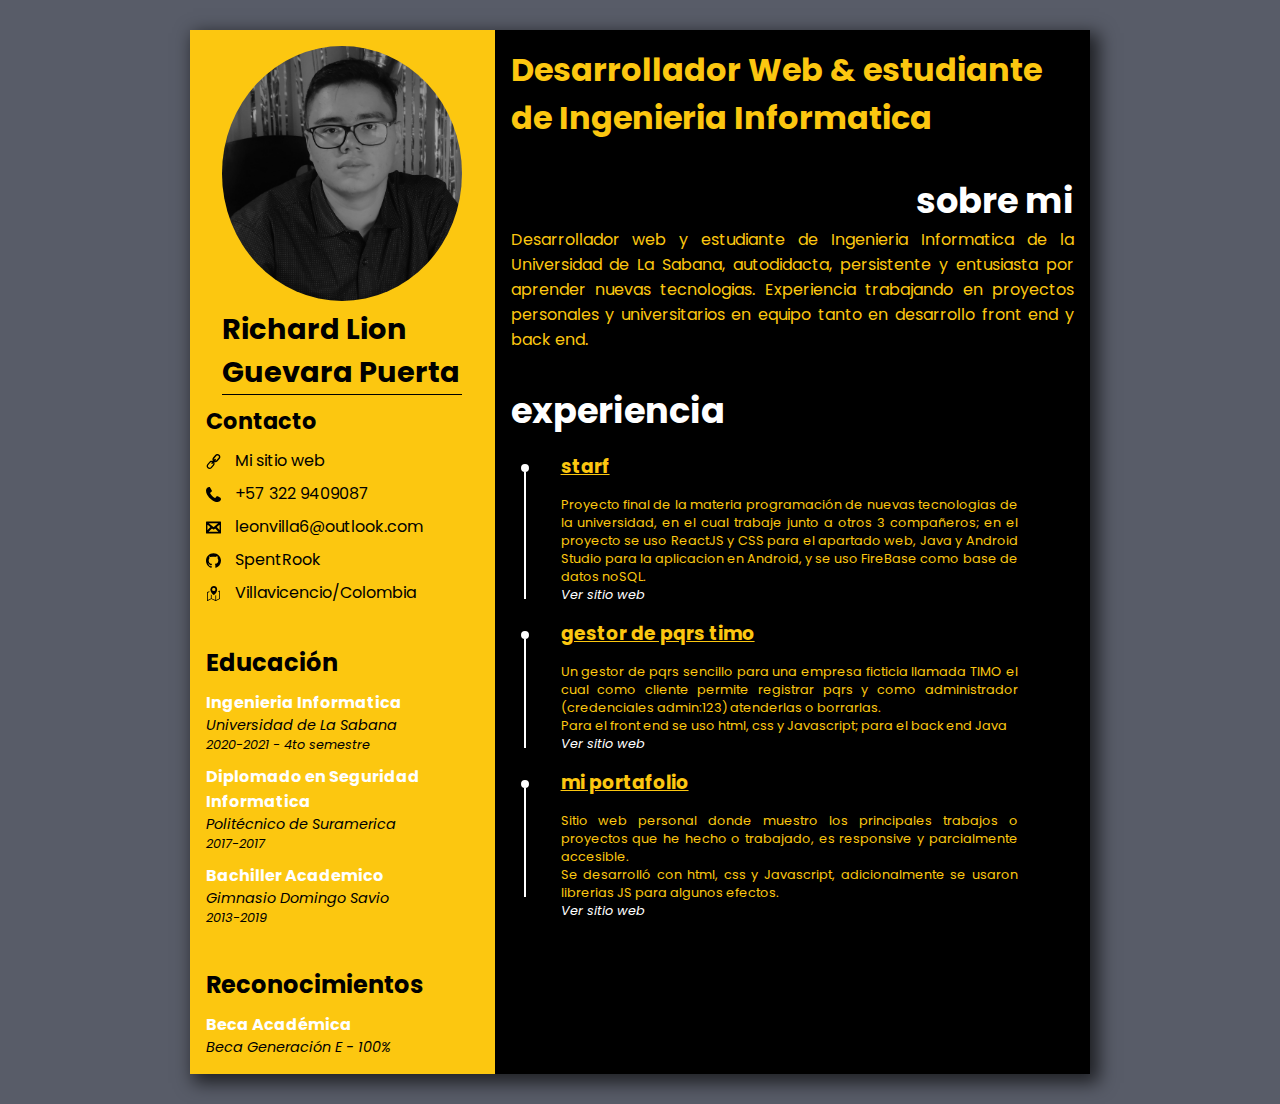
<file: resume.html>
<!DOCTYPE html>
<html lang="es">
  <head>
    <meta charset="UTF-8" />
    <meta http-equiv="X-UA-Compatible" content="IE=edge" />
    <meta name="viewport" content="width=device-width, initial-scale=1.0" />
    <link rel="stylesheet" href="https://spentrook.github.io/css/resume.css" />
    <script
      defer
      src="https://spentrook.github.io/javascript/resume.js"
    ></script>

    <title>Hoja de Vida Richard</title>
  </head>

  <body>
    <div class="button-toggle-container">
      <button class="toggle">
        <?xml version="1.0" encoding="utf-8"?><svg
          version="1.1"
          id="Layer_1"
          xmlns="http://www.w3.org/2000/svg"
          xmlns:xlink="http://www.w3.org/1999/xlink"
          x="0px"
          y="0px"
          viewBox="0 0 122.88 75.32"
          style="enable-background: new 0 0 122.88 75.32"
          xml:space="preserve"
        >
          <style type="text/css">
            .slptt0 {
              fill-rule: evenodd;
              clip-rule: evenodd;
            }
          </style>
          <g>
            <polygon
              class="slptt0"
              points="122.88,37.66 84.89,75.32 84.89,51.08 0,51.08 0,24.24 84.89,24.24 84.89,0 122.88,37.66"
            />
          </g>
        </svg>
      </button>
    </div>
    <main class="resume">
      <div class="left-container">
        <figure class="profile-image">
          <img
            src="assets/profile-image.jpg"
            alt="Richard Lion Guevara Puerta"
          />
          <h1 class="name">Richard Lion Guevara Puerta</h1>
          <div class="line"></div>
        </figure>

        <section class="contact-section">
          <h2 class="contact-section-title">Contacto</h2>
          <ul class="contact-section-container">
            <li class="contact-item" id="contact-item-1">
              <?xml version="1.0" encoding="utf-8"?><svg
                version="1.1"
                id="Layer_1"
                xmlns="http://www.w3.org/2000/svg"
                xmlns:xlink="http://www.w3.org/1999/xlink"
                x="0px"
                y="0px"
                viewBox="0 0 112.55 122.88"
                style="enable-background: new 0 0 112.55 122.88"
                xml:space="preserve"
              >
                <style type="text/css">
                  .sqrts0 {
                    fill-rule: evenodd;
                    clip-rule: evenodd;
                  }
                </style>
                <g>
                  <path
                    class="sqrts0"
                    d="M104.41,6.1c6.26,5.13,6.93,11.83,7.62,13.46l0.34,2.5c0.9,5.39-1.65,12.75-5.58,17.38L89.2,59.84 c-6.76,7.84-18.04,10.44-27.48,6.37l-0.03,0.04c3.45,5.63,3.15,9.64,3.46,10.57c0.9,5.41-1.65,12.74-5.58,17.38L41.97,114.6 c-8.53,9.89-23.58,11.1-33.53,2.61c-5.04-5.04-7.84-9.31-8.37-16.49c-0.47-6.24,1.53-12.37,5.59-17.18l17.92-20.79 c5.01-5.14,7.5-5.86,13.33-7.47l2.5-0.34l10.66,1.56c0.22,0.08,0.44,0.18,0.65,0.27l0.03-0.04c-5.35-8.71-4.57-20.11,2.14-27.97 L70.48,8.37c4.11-4.77,9.99-7.71,16.15-8.19c5.37-0.89,12.77,1.64,17.38,5.58L104.41,6.1L104.41,6.1z M74.23,51.71l-3.66,4.24 l0.64,0.01l0.02,0l0.6-0.02l0.01,0l0.14-0.01l0.02,0c2.11-0.16,4.19-0.88,5.96-2.14c0.34-0.24,0.68-0.51,1.02-0.82l0,0l0,0 c0.3-0.27,0.62-0.59,0.93-0.95l0,0l0.12-0.13l17.45-20.24c1.47-1.7,2.36-3.75,2.68-5.86c0.07-0.44,0.11-0.87,0.13-1.26 c0.02-0.41,0.01-0.85-0.01-1.28l0-0.05l-0.01-0.11c-0.16-2.11-0.88-4.19-2.14-5.96c-0.24-0.34-0.51-0.67-0.78-0.97l-0.03-0.04 c-0.29-0.32-0.61-0.64-0.94-0.94l0,0l-0.06-0.05l-0.05-0.05L96.16,15c-1.69-1.43-3.7-2.3-5.78-2.61l-0.03,0 c-0.43-0.06-0.85-0.11-1.24-0.12c-0.41-0.02-0.84-0.01-1.27,0.01l-0.07,0l-0.1,0.01c-2.11,0.16-4.19,0.88-5.96,2.14 c-0.34,0.24-0.68,0.51-0.98,0.78l-0.03,0.03c-0.33,0.29-0.64,0.61-0.94,0.95l0,0l-0.12,0.13L62.2,36.55 c-1.47,1.7-2.36,3.75-2.68,5.86h0c-0.06,0.43-0.11,0.86-0.12,1.26c-0.02,0.41-0.01,0.85,0.01,1.28l0.01,0.15l0,0.01v0.02 c0.03,0.46,0.09,0.91,0.18,1.37l3.58-4.15l0.1-0.12l0.13-0.14l0,0l0.02-0.02c1.29-1.39,3.02-2.18,4.79-2.3 c1.78-0.13,3.62,0.39,5.1,1.6l0,0l0.02,0.01l0.09,0.08l0.02,0.02l0.02,0.02l0.01,0.01l0.02,0.01l0.07,0.06l0,0l0,0 c2.06,1.83,2.82,4.6,2.21,7.13c-0.12,0.5-0.3,1-0.54,1.48c-0.22,0.46-0.51,0.9-0.83,1.31l-0.02,0.02l-0.03,0.04l0,0l-0.01,0.02 l-0.1,0.12l0,0L74.23,51.71L74.23,51.71z M40.06,80.23L40.06,80.23c2.33,2.01,5.88,1.75,7.89-0.58l5.58-6.47 c0.65,1.45,1.04,3,1.16,4.57c0.25,3.44-0.79,6.97-3.19,9.75l-17.46,20.24c-2.4,2.79-5.73,4.34-9.16,4.59 c-3.38,0.25-6.84-0.75-9.59-3.05l-0.16-0.14c-2.78-2.4-4.34-5.73-4.59-9.16c-0.25-3.4,0.76-6.89,3.1-9.65l0.09-0.1l17.25-20l0,0 l0,0l0.21-0.24c2.4-2.78,5.73-4.34,9.16-4.59c1.58-0.12,3.18,0.04,4.71,0.47l-5.58,6.47C37.47,74.67,37.73,78.22,40.06,80.23 L40.06,80.23z"
                  />
                </g>
              </svg>
              <span
                ><a
                  href="https://spentrook.github.io/portfolio-richard/"
                  target="_blank"
                  >Mi sitio web</a
                ></span
              >
            </li>
            <li class="contact-item" id="contact-item-2">
              <?xml version="1.0" encoding="utf-8"?><svg
                version="1.1"
                id="Layer_1"
                xmlns="http://www.w3.org/2000/svg"
                xmlns:xlink="http://www.w3.org/1999/xlink"
                x="0px"
                y="0px"
                viewBox="0 0 122.88 122.27"
                style="enable-background: new 0 0 122.88 122.27"
                xml:space="preserve"
              >
                <g>
                  <path
                    d="M33.84,50.25c4.13,7.45,8.89,14.6,15.07,21.12c6.2,6.56,13.91,12.53,23.89,17.63c0.74,0.36,1.44,0.36,2.07,0.11 c0.95-0.36,1.92-1.15,2.87-2.1c0.74-0.74,1.66-1.92,2.62-3.21c3.84-5.05,8.59-11.32,15.3-8.18c0.15,0.07,0.26,0.15,0.41,0.21 l22.38,12.87c0.07,0.04,0.15,0.11,0.21,0.15c2.95,2.03,4.17,5.16,4.2,8.71c0,3.61-1.33,7.67-3.28,11.1 c-2.58,4.53-6.38,7.53-10.76,9.51c-4.17,1.92-8.81,2.95-13.27,3.61c-7,1.03-13.56,0.37-20.27-1.69 c-6.56-2.03-13.17-5.38-20.39-9.84l-0.53-0.34c-3.31-2.07-6.89-4.28-10.4-6.89C31.12,93.32,18.03,79.31,9.5,63.89 C2.35,50.95-1.55,36.98,0.58,23.67c1.18-7.3,4.31-13.94,9.77-18.32c4.76-3.84,11.17-5.94,19.47-5.2c0.95,0.07,1.8,0.62,2.25,1.44 l14.35,24.26c2.1,2.72,2.36,5.42,1.21,8.12c-0.95,2.21-2.87,4.25-5.49,6.15c-0.77,0.66-1.69,1.33-2.66,2.03 c-3.21,2.33-6.86,5.02-5.61,8.18L33.84,50.25L33.84,50.25L33.84,50.25z"
                  />
                </g>
              </svg>
              <span>+57 322 9409087</span>
            </li>
            <li class="contact-item" id="contact-item-3">
              <svg
                id="Layer_12"
                data-name="Layer 12"
                xmlns="http://www.w3.org/2000/svg"
                viewBox="0 0 122.88 88.86"
              >
                <title>email</title>
                <path
                  d="M7.05,0H115.83a7.07,7.07,0,0,1,7,7.05V81.81a7,7,0,0,1-1.22,4,2.78,2.78,0,0,1-.66,1,2.62,2.62,0,0,1-.66.46,7,7,0,0,1-4.51,1.65H7.05a7.07,7.07,0,0,1-7-7V7.05A7.07,7.07,0,0,1,7.05,0Zm-.3,78.84L43.53,40.62,6.75,9.54v69.3ZM49.07,45.39,9.77,83.45h103L75.22,45.39l-11,9.21h0a2.7,2.7,0,0,1-3.45,0L49.07,45.39Zm31.6-4.84,35.46,38.6V9.2L80.67,40.55ZM10.21,5.41,62.39,47.7,112.27,5.41Z"
                  stroke="black"
                  stroke-width="10"
                />
              </svg>
              <span
                ><a href="mailto:leonvilla6@outlook.com"
                  >leonvilla6@outlook.com</a
                ></span
              >
            </li>
            <li class="contact-item" id="contact-item-4">
              <svg
                xmlns="http://www.w3.org/2000/svg"
                width="64"
                height="64"
                shape-rendering="geometricPrecision"
                text-rendering="geometricPrecision"
                image-rendering="optimizeQuality"
                fill-rule="evenodd"
                clip-rule="evenodd"
                viewBox="0 0 640 640"
              >
                <path
                  d="M319.988 7.973C143.293 7.973 0 151.242 0 327.96c0 141.392 91.678 261.298 218.826 303.63 16.004 2.964 21.886-6.957 21.886-15.414 0-7.63-.319-32.835-.449-59.552-89.032 19.359-107.8-37.772-107.8-37.772-14.552-36.993-35.529-46.831-35.529-46.831-29.032-19.879 2.209-19.442 2.209-19.442 32.126 2.245 49.04 32.954 49.04 32.954 28.56 48.922 74.883 34.76 93.131 26.598 2.882-20.681 11.15-34.807 20.315-42.803-71.08-8.067-145.797-35.516-145.797-158.14 0-34.926 12.52-63.485 32.965-85.88-3.33-8.078-14.291-40.606 3.083-84.674 0 0 26.87-8.61 88.029 32.8 25.512-7.075 52.878-10.642 80.056-10.76 27.2.118 54.614 3.673 80.162 10.76 61.076-41.386 87.922-32.8 87.922-32.8 17.398 44.08 6.485 76.631 3.154 84.675 20.516 22.394 32.93 50.953 32.93 85.879 0 122.907-74.883 149.93-146.117 157.856 11.481 9.921 21.733 29.398 21.733 59.233 0 42.792-.366 77.28-.366 87.804 0 8.516 5.764 18.473 21.992 15.354 127.076-42.354 218.637-162.274 218.637-303.582 0-176.695-143.269-319.988-320-319.988l-.023.107z"
                />
              </svg>
              <span
                ><a href="https://github.com/SpentRook" target="__blank"
                  >SpentRook</a
                ></span
              >
            </li>
            <li class="contact-item" id="contact-item-4">
              <svg
                id="Layer_15"
                data-name="Layer 15"
                xmlns="http://www.w3.org/2000/svg"
                viewBox="0 0 105.93 122.88"
              >
                <defs>
                  <style>
                    .clfgs-1 {
                      fill-rule: evenodd;
                    }
                  </style>
                </defs>
                <title>map</title>
                <path
                  class="clfgs-1"
                  d="M56.92,73.14a1.62,1.62,0,0,1-1.86.06A65.25,65.25,0,0,1,38.92,58.8,51.29,51.29,0,0,1,28.06,35.37C26.77,27.38,28,19.7,32,13.45a27,27,0,0,1,6-6.66A29.23,29.23,0,0,1,56.36,0,26,26,0,0,1,73.82,7.12a26,26,0,0,1,4.66,5.68c4.27,7,5.19,16,3.31,25.12A55.29,55.29,0,0,1,56.92,73.14Zm-19,.74V101.7l30.15,13V78.87a65.17,65.17,0,0,0,6.45-5.63v41.18l25-12.59v-56l-9.61,3.7a61.61,61.61,0,0,0,2.38-7.81l9.3-3.59A3.22,3.22,0,0,1,105.7,40a3.18,3.18,0,0,1,.22,1.16v62.7a3.23,3.23,0,0,1-2,3L72.72,122.53a3.23,3.23,0,0,1-2.92,0l-35-15.17L4.68,122.53a3.22,3.22,0,0,1-4.33-1.42A3.28,3.28,0,0,1,0,119.66V53.24a3.23,3.23,0,0,1,2.32-3.1L18.7,43.82a58.63,58.63,0,0,0,2.16,6.07L6.46,55.44v59l25-12.59V67.09a76.28,76.28,0,0,0,6.46,6.79ZM55.15,14.21A13.72,13.72,0,1,1,41.43,27.93,13.72,13.72,0,0,1,55.15,14.21Z"
                />
              </svg>
              <span>Villavicencio/Colombia</span>
            </li>
          </ul>
        </section>
        <section class="education-section">
          <h2 class="education-section-title">Educación</h2>
          <ol class="education-container">
            <li class="education-item">
              <p>Ingenieria Informatica</p>
              <p>Universidad de La Sabana</p>
              <p>2020-2021 - 4to semestre</p>
            </li>
            <li class="education-item">
              <p>Diplomado en Seguridad Informatica</p>
              <p>Politécnico de Suramerica</p>
              <p>2017-2017</p>
            </li>
            <li class="education-item">
              <p>Bachiller Academico</p>
              <p>Gimnasio Domingo Savio</p>
              <p>2013-2019</p>
            </li>
          </ol>
        </section>
        <section class="recognitions-section">
          <h2 class="recognitions-section-title">Reconocimientos</h2>
          <ul class="recognitions-section-container">
            <li class="recognitions-item">
              <p>Beca Académica</p>
              <p>Beca Generación E - 100%</p>
            </li>
          </ul>
        </section>
      </div>
      <div class="main-container">
        <h1>Desarrollador Web & estudiante de Ingenieria Informatica</h1>
        <section class="about-me">
          <h2>sobre mi</h2>
          <p>
            Desarrollador web y estudiante de Ingenieria Informatica de la
            Universidad de La Sabana, autodidacta, persistente y entusiasta por
            aprender nuevas tecnologias. Experiencia trabajando en proyectos
            personales y universitarios en equipo tanto en desarrollo front end
            y back end.
          </p>
        </section>
        <section class="experience">
          <h2>experiencia</h2>
          <ul class="projects">
            <li class="project-item">
              <h3>starf</h3>
              <p>
                Proyecto final de la materia programación de nuevas tecnologias
                de la universidad, en el cual trabaje junto a otros 3
                compañeros; en el proyecto se uso ReactJS y CSS para el apartado
                web, Java y Android Studio para la aplicacion en Android, y se
                uso FireBase como base de datos noSQL.
              </p>
              <p>
                <a
                  href="https://starf-a61a3.web.app/"
                  target="_blank"
                  title="Starf"
                  >Ver sitio web</a
                >
              </p>
            </li>
            <li class="project-item">
              <h3>gestor de pqrs timo</h3>
              <p>
                Un gestor de pqrs sencillo para una empresa ficticia llamada
                TIMO el cual como cliente permite registrar pqrs y como
                administrador (credenciales admin:123) atenderlas o
                borrarlas.<br />
                Para el front end se uso html, css y Javascript; para el back
                end Java
              </p>
              <p>
                <a
                  href="https://gestor-pqrs.herokuapp.com/"
                  target="_blank"
                  title="Timo"
                  >Ver sitio web</a
                >
              </p>
            </li>
            <li class="project-item">
              <h3>mi portafolio</h3>
              <p>
                Sitio web personal donde muestro los principales trabajos o
                proyectos que he hecho o trabajado, es responsive y parcialmente
                accesible.<br />
                Se desarrolló con html, css y Javascript, adicionalmente se
                usaron librerias JS para algunos efectos.
              </p>
              <p>
                <a
                  href="https://spentrook.github.io"
                  target="_blank"
                  title="Portafolio"
                  >Ver sitio web</a
                >
              </p>
            </li>
          </ul>
        </section>
      </div>
    </main>
  </body>
</html>
</file>
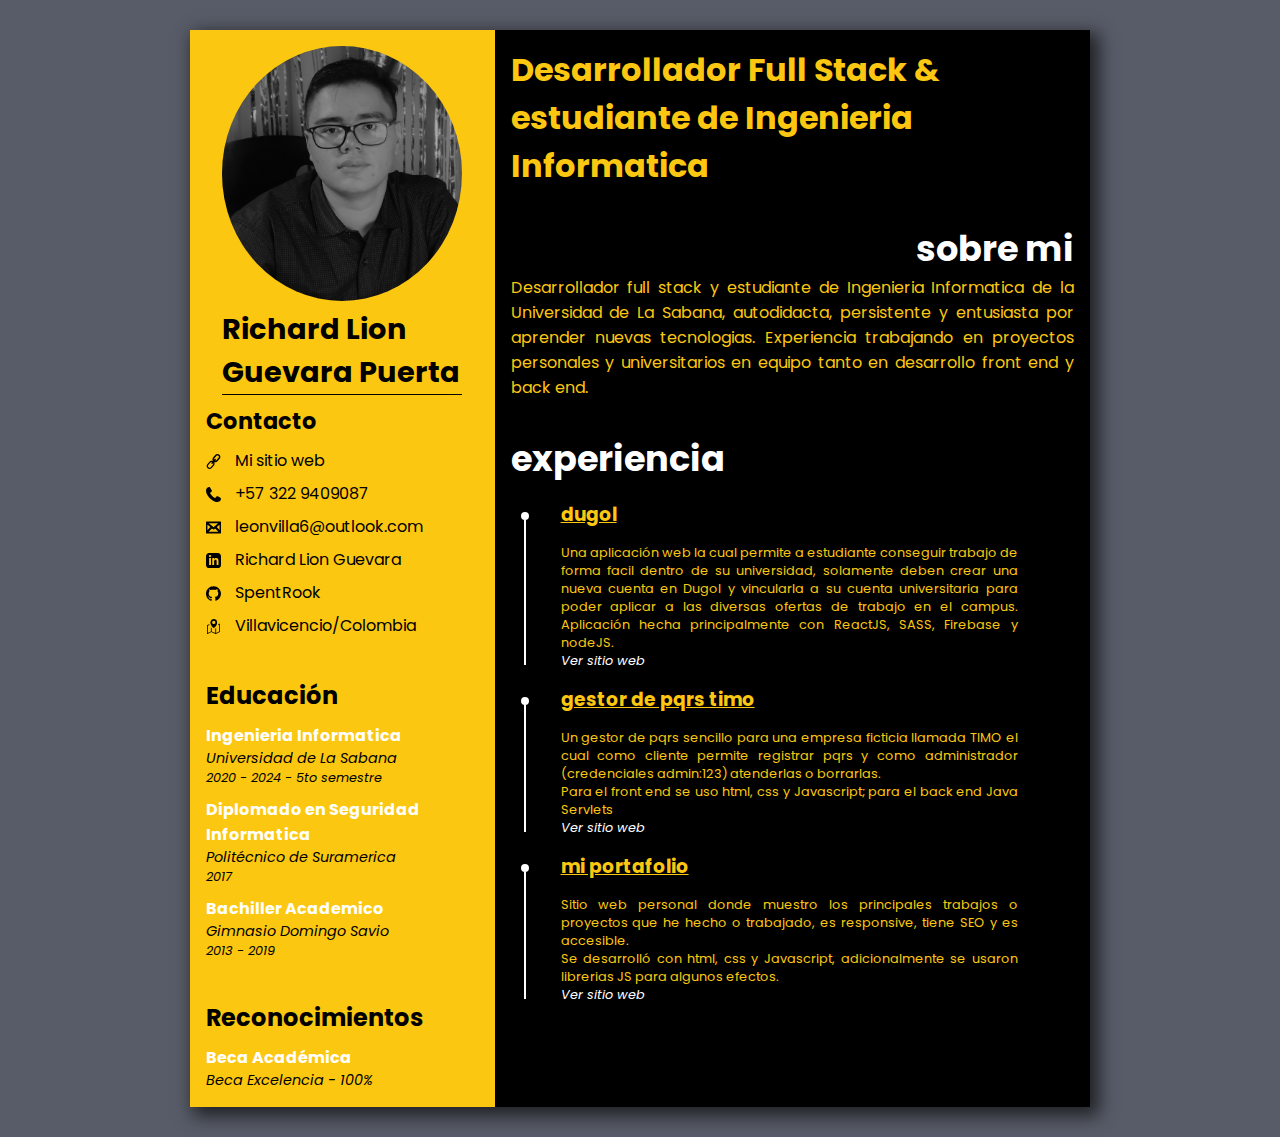
<file: es/hoja-de-vida.html>
<!DOCTYPE html>
<html lang="es">
  <head>
    <meta charset="UTF-8" />
    <meta http-equiv="X-UA-Compatible" content="IE=edge" />
    <meta name="viewport" content="width=device-width, initial-scale=1.0" />
    <link
      rel="stylesheet"
      href="https://spentrook.github.io/css/minify/resume.min.css"
    />
    <meta
      name="description"
      content="Hoja de vida de Richard Lion Guevara Puerta, contacto, experiencia, proyectos, estudios y certificaciones de Richard Lion o SpentRook, correo electronico, celular, github y sitio web"
    />
    <meta
      name="keywords"
      content="hoja de vida Richard Lion Guevara Puerta, hoja de vida, CV, Curriculum Vitae, hoja de vida SpentRook, contacto, Resumen Richard Lion"
    />
    <meta name="author" content="Richard Lion Guevara Puerta" />
    <link
      rel="alternate"
      href="https://spentrook.github.io/es/hoja-de-vida"
      hreflang="es"
    />
    <link
      rel="alternate"
      href="https://spentrook.github.io/resume"
      hreflang="en"
    />

    <title>Hoja de Vida Richard</title>
    <script
      defer
      src="https://spentrook.github.io/javascript/minify/hoja-vida.min.js"
    ></script>
  </head>

  <body>
    <div class="button-toggle-container">
      <button
        class="toggle"
        aria-label="Abrir informacion de contacto y estudios"
      >
        <svg
          version="1.1"
          xmlns="http://www.w3.org/2000/svg"
          xmlns:xlink="http://www.w3.org/1999/xlink"
          x="0px"
          y="0px"
          viewBox="0 0 122.88 75.32"
          style="enable-background: new 0 0 122.88 75.32"
          xml:space="preserve"
        >
          <style type="text/css">
            .slptt0 {
              fill-rule: evenodd;
              clip-rule: evenodd;
            }
          </style>
          <g>
            <polygon
              class="slptt0"
              points="122.88,37.66 84.89,75.32 84.89,51.08 0,51.08 0,24.24 84.89,24.24 84.89,0 122.88,37.66"
            />
          </g>
        </svg>
      </button>
    </div>
    <main class="resume">
      <aside class="left-container">
        <figure class="profile-image">
          <img
            src="https://spentrook.github.io/assets/profile-image.jpg"
            alt="Richard Lion Guevara Puerta"
          />
          <h1 class="name">Richard Lion Guevara Puerta</h1>
          <div class="line"></div>
        </figure>

        <section class="contact-section">
          <h2 class="contact-section-title">Contacto</h2>
          <ul class="contact-section-container">
            <li class="contact-item" id="contact-item-1">
              <svg
                version="1.1"
                xmlns="http://www.w3.org/2000/svg"
                xmlns:xlink="http://www.w3.org/1999/xlink"
                x="0px"
                y="0px"
                viewBox="0 0 112.55 122.88"
                style="enable-background: new 0 0 112.55 122.88"
                xml:space="preserve"
              >
                <style type="text/css">
                  .sqrts0 {
                    fill-rule: evenodd;
                    clip-rule: evenodd;
                  }
                </style>
                <g>
                  <path
                    class="sqrts0"
                    d="M104.41,6.1c6.26,5.13,6.93,11.83,7.62,13.46l0.34,2.5c0.9,5.39-1.65,12.75-5.58,17.38L89.2,59.84 c-6.76,7.84-18.04,10.44-27.48,6.37l-0.03,0.04c3.45,5.63,3.15,9.64,3.46,10.57c0.9,5.41-1.65,12.74-5.58,17.38L41.97,114.6 c-8.53,9.89-23.58,11.1-33.53,2.61c-5.04-5.04-7.84-9.31-8.37-16.49c-0.47-6.24,1.53-12.37,5.59-17.18l17.92-20.79 c5.01-5.14,7.5-5.86,13.33-7.47l2.5-0.34l10.66,1.56c0.22,0.08,0.44,0.18,0.65,0.27l0.03-0.04c-5.35-8.71-4.57-20.11,2.14-27.97 L70.48,8.37c4.11-4.77,9.99-7.71,16.15-8.19c5.37-0.89,12.77,1.64,17.38,5.58L104.41,6.1L104.41,6.1z M74.23,51.71l-3.66,4.24 l0.64,0.01l0.02,0l0.6-0.02l0.01,0l0.14-0.01l0.02,0c2.11-0.16,4.19-0.88,5.96-2.14c0.34-0.24,0.68-0.51,1.02-0.82l0,0l0,0 c0.3-0.27,0.62-0.59,0.93-0.95l0,0l0.12-0.13l17.45-20.24c1.47-1.7,2.36-3.75,2.68-5.86c0.07-0.44,0.11-0.87,0.13-1.26 c0.02-0.41,0.01-0.85-0.01-1.28l0-0.05l-0.01-0.11c-0.16-2.11-0.88-4.19-2.14-5.96c-0.24-0.34-0.51-0.67-0.78-0.97l-0.03-0.04 c-0.29-0.32-0.61-0.64-0.94-0.94l0,0l-0.06-0.05l-0.05-0.05L96.16,15c-1.69-1.43-3.7-2.3-5.78-2.61l-0.03,0 c-0.43-0.06-0.85-0.11-1.24-0.12c-0.41-0.02-0.84-0.01-1.27,0.01l-0.07,0l-0.1,0.01c-2.11,0.16-4.19,0.88-5.96,2.14 c-0.34,0.24-0.68,0.51-0.98,0.78l-0.03,0.03c-0.33,0.29-0.64,0.61-0.94,0.95l0,0l-0.12,0.13L62.2,36.55 c-1.47,1.7-2.36,3.75-2.68,5.86h0c-0.06,0.43-0.11,0.86-0.12,1.26c-0.02,0.41-0.01,0.85,0.01,1.28l0.01,0.15l0,0.01v0.02 c0.03,0.46,0.09,0.91,0.18,1.37l3.58-4.15l0.1-0.12l0.13-0.14l0,0l0.02-0.02c1.29-1.39,3.02-2.18,4.79-2.3 c1.78-0.13,3.62,0.39,5.1,1.6l0,0l0.02,0.01l0.09,0.08l0.02,0.02l0.02,0.02l0.01,0.01l0.02,0.01l0.07,0.06l0,0l0,0 c2.06,1.83,2.82,4.6,2.21,7.13c-0.12,0.5-0.3,1-0.54,1.48c-0.22,0.46-0.51,0.9-0.83,1.31l-0.02,0.02l-0.03,0.04l0,0l-0.01,0.02 l-0.1,0.12l0,0L74.23,51.71L74.23,51.71z M40.06,80.23L40.06,80.23c2.33,2.01,5.88,1.75,7.89-0.58l5.58-6.47 c0.65,1.45,1.04,3,1.16,4.57c0.25,3.44-0.79,6.97-3.19,9.75l-17.46,20.24c-2.4,2.79-5.73,4.34-9.16,4.59 c-3.38,0.25-6.84-0.75-9.59-3.05l-0.16-0.14c-2.78-2.4-4.34-5.73-4.59-9.16c-0.25-3.4,0.76-6.89,3.1-9.65l0.09-0.1l17.25-20l0,0 l0,0l0.21-0.24c2.4-2.78,5.73-4.34,9.16-4.59c1.58-0.12,3.18,0.04,4.71,0.47l-5.58,6.47C37.47,74.67,37.73,78.22,40.06,80.23 L40.06,80.23z"
                  />
                </g>
              </svg>
              <span
                ><a
                  href="https://spentrook.github.io/es/portafolio"
                  target="_blank"
                  >Mi sitio web</a
                ></span
              >
            </li>
            <li class="contact-item" id="contact-item-2">
              <svg
                version="1.1"
                xmlns="http://www.w3.org/2000/svg"
                xmlns:xlink="http://www.w3.org/1999/xlink"
                x="0px"
                y="0px"
                viewBox="0 0 122.88 122.27"
                style="enable-background: new 0 0 122.88 122.27"
                xml:space="preserve"
              >
                <g>
                  <path
                    d="M33.84,50.25c4.13,7.45,8.89,14.6,15.07,21.12c6.2,6.56,13.91,12.53,23.89,17.63c0.74,0.36,1.44,0.36,2.07,0.11 c0.95-0.36,1.92-1.15,2.87-2.1c0.74-0.74,1.66-1.92,2.62-3.21c3.84-5.05,8.59-11.32,15.3-8.18c0.15,0.07,0.26,0.15,0.41,0.21 l22.38,12.87c0.07,0.04,0.15,0.11,0.21,0.15c2.95,2.03,4.17,5.16,4.2,8.71c0,3.61-1.33,7.67-3.28,11.1 c-2.58,4.53-6.38,7.53-10.76,9.51c-4.17,1.92-8.81,2.95-13.27,3.61c-7,1.03-13.56,0.37-20.27-1.69 c-6.56-2.03-13.17-5.38-20.39-9.84l-0.53-0.34c-3.31-2.07-6.89-4.28-10.4-6.89C31.12,93.32,18.03,79.31,9.5,63.89 C2.35,50.95-1.55,36.98,0.58,23.67c1.18-7.3,4.31-13.94,9.77-18.32c4.76-3.84,11.17-5.94,19.47-5.2c0.95,0.07,1.8,0.62,2.25,1.44 l14.35,24.26c2.1,2.72,2.36,5.42,1.21,8.12c-0.95,2.21-2.87,4.25-5.49,6.15c-0.77,0.66-1.69,1.33-2.66,2.03 c-3.21,2.33-6.86,5.02-5.61,8.18L33.84,50.25L33.84,50.25L33.84,50.25z"
                  />
                </g>
              </svg>
              <span>
                <a href="tel:+573229409087" aria-label="numero de celular">
                  +57 322 9409087
                </a>
              </span>
            </li>
            <li class="contact-item" id="contact-item-3">
              <svg
                data-name="Layer 12"
                xmlns="http://www.w3.org/2000/svg"
                viewBox="0 0 122.88 88.86"
              >
                <title>email</title>
                <path
                  d="M7.05,0H115.83a7.07,7.07,0,0,1,7,7.05V81.81a7,7,0,0,1-1.22,4,2.78,2.78,0,0,1-.66,1,2.62,2.62,0,0,1-.66.46,7,7,0,0,1-4.51,1.65H7.05a7.07,7.07,0,0,1-7-7V7.05A7.07,7.07,0,0,1,7.05,0Zm-.3,78.84L43.53,40.62,6.75,9.54v69.3ZM49.07,45.39,9.77,83.45h103L75.22,45.39l-11,9.21h0a2.7,2.7,0,0,1-3.45,0L49.07,45.39Zm31.6-4.84,35.46,38.6V9.2L80.67,40.55ZM10.21,5.41,62.39,47.7,112.27,5.41Z"
                  stroke="black"
                  stroke-width="10"
                />
              </svg>
              <span
                ><a
                  href="mailto:leonvilla6@outlook.com"
                  aria-label="correo electronico"
                  >leonvilla6@outlook.com</a
                ></span
              >
            </li>
            <li class="contact-item" id="contact-item-4">
              <svg xmlns="http://www.w3.org/2000/svg" viewBox="0 0 24 24">
                <path
                  d="M19 0h-14c-2.761 0-5 2.239-5 5v14c0 2.761 2.239 5 5 5h14c2.762 0 5-2.239 5-5v-14c0-2.761-2.238-5-5-5zm-11 19h-3v-11h3v11zm-1.5-12.268c-.966 0-1.75-.79-1.75-1.764s.784-1.764 1.75-1.764 1.75.79 1.75 1.764-.783 1.764-1.75 1.764zm13.5 12.268h-3v-5.604c0-3.368-4-3.113-4 0v5.604h-3v-11h3v1.765c1.396-2.586 7-2.777 7 2.476v6.759z"
                />
              </svg>
              <span>
                <a
                  href="https://www.linkedin.com/in/richard-lion-g-b97b15191/"
                  aria-label="perfil de LinkedIn"
                  target="__blank"
                >
                  Richard Lion Guevara
                </a>
              </span>
            </li>
            <li class="contact-item" id="contact-item-5">
              <svg
                xmlns="http://www.w3.org/2000/svg"
                width="64"
                height="64"
                shape-rendering="geometricPrecision"
                text-rendering="geometricPrecision"
                image-rendering="optimizeQuality"
                fill-rule="evenodd"
                clip-rule="evenodd"
                viewBox="0 0 640 640"
              >
                <path
                  d="M319.988 7.973C143.293 7.973 0 151.242 0 327.96c0 141.392 91.678 261.298 218.826 303.63 16.004 2.964 21.886-6.957 21.886-15.414 0-7.63-.319-32.835-.449-59.552-89.032 19.359-107.8-37.772-107.8-37.772-14.552-36.993-35.529-46.831-35.529-46.831-29.032-19.879 2.209-19.442 2.209-19.442 32.126 2.245 49.04 32.954 49.04 32.954 28.56 48.922 74.883 34.76 93.131 26.598 2.882-20.681 11.15-34.807 20.315-42.803-71.08-8.067-145.797-35.516-145.797-158.14 0-34.926 12.52-63.485 32.965-85.88-3.33-8.078-14.291-40.606 3.083-84.674 0 0 26.87-8.61 88.029 32.8 25.512-7.075 52.878-10.642 80.056-10.76 27.2.118 54.614 3.673 80.162 10.76 61.076-41.386 87.922-32.8 87.922-32.8 17.398 44.08 6.485 76.631 3.154 84.675 20.516 22.394 32.93 50.953 32.93 85.879 0 122.907-74.883 149.93-146.117 157.856 11.481 9.921 21.733 29.398 21.733 59.233 0 42.792-.366 77.28-.366 87.804 0 8.516 5.764 18.473 21.992 15.354 127.076-42.354 218.637-162.274 218.637-303.582 0-176.695-143.269-319.988-320-319.988l-.023.107z"
                />
              </svg>
              <span
                ><a
                  href="https://github.com/SpentRook"
                  target="__blank"
                  aria-label="perfil de github"
                  >SpentRook</a
                ></span
              >
            </li>
            <li class="contact-item" id="contact-item-6">
              <svg
                id="Layer_15"
                data-name="Layer 15"
                xmlns="http://www.w3.org/2000/svg"
                viewBox="0 0 105.93 122.88"
              >
                <defs>
                  <style>
                    .clfgs-1 {
                      fill-rule: evenodd;
                    }
                  </style>
                </defs>
                <title>map</title>
                <path
                  class="clfgs-1"
                  d="M56.92,73.14a1.62,1.62,0,0,1-1.86.06A65.25,65.25,0,0,1,38.92,58.8,51.29,51.29,0,0,1,28.06,35.37C26.77,27.38,28,19.7,32,13.45a27,27,0,0,1,6-6.66A29.23,29.23,0,0,1,56.36,0,26,26,0,0,1,73.82,7.12a26,26,0,0,1,4.66,5.68c4.27,7,5.19,16,3.31,25.12A55.29,55.29,0,0,1,56.92,73.14Zm-19,.74V101.7l30.15,13V78.87a65.17,65.17,0,0,0,6.45-5.63v41.18l25-12.59v-56l-9.61,3.7a61.61,61.61,0,0,0,2.38-7.81l9.3-3.59A3.22,3.22,0,0,1,105.7,40a3.18,3.18,0,0,1,.22,1.16v62.7a3.23,3.23,0,0,1-2,3L72.72,122.53a3.23,3.23,0,0,1-2.92,0l-35-15.17L4.68,122.53a3.22,3.22,0,0,1-4.33-1.42A3.28,3.28,0,0,1,0,119.66V53.24a3.23,3.23,0,0,1,2.32-3.1L18.7,43.82a58.63,58.63,0,0,0,2.16,6.07L6.46,55.44v59l25-12.59V67.09a76.28,76.28,0,0,0,6.46,6.79ZM55.15,14.21A13.72,13.72,0,1,1,41.43,27.93,13.72,13.72,0,0,1,55.15,14.21Z"
                />
              </svg>
              <span aria-label="ubicacion">Villavicencio/Colombia</span>
            </li>
          </ul>
        </section>
        <section class="education-section">
          <h2 class="education-section-title">Educación</h2>
          <ol class="education-container">
            <li class="education-item">
              <p>Ingenieria Informatica</p>
              <p>Universidad de La Sabana</p>
              <p>
                <time datetime="2020">2020</time> -
                <time datetime="2024">2024</time> - 5to semestre
              </p>
            </li>
            <li class="education-item">
              <p>Diplomado en Seguridad Informatica</p>
              <p>Politécnico de Suramerica</p>
              <p><time datetime="2017">2017</time></p>
            </li>
            <li class="education-item">
              <p>Bachiller Academico</p>
              <p>Gimnasio Domingo Savio</p>
              <p>
                <time datetime="2013">2013</time> -
                <time datetime="2019">2019</time>
              </p>
            </li>
          </ol>
        </section>
        <section class="recognitions-section">
          <h2 class="recognitions-section-title">Reconocimientos</h2>
          <ul class="recognitions-section-container">
            <li class="recognitions-item">
              <p>Beca Académica</p>
              <p>Beca Excelencia - 100%</p>
            </li>
          </ul>
        </section>
      </aside>
      <div class="main-container">
        <h1>Desarrollador Full Stack & estudiante de Ingenieria Informatica</h1>
        <section class="about-me">
          <h2>sobre mi</h2>
          <p>
            Desarrollador full stack y estudiante de Ingenieria Informatica de
            la Universidad de La Sabana, autodidacta, persistente y entusiasta
            por aprender nuevas tecnologias. Experiencia trabajando en proyectos
            personales y universitarios en equipo tanto en desarrollo front end
            y back end.
          </p>
        </section>
        <section class="experience">
          <h2>experiencia</h2>
          <ul class="projects">
            <li class="project-item">
              <h3>dugol</h3>
              <p>
                Una aplicación web la cual permite a estudiante conseguir
                trabajo de forma facil dentro de su universidad, solamente deben
                crear una nueva cuenta en Dugol y vincularla a su cuenta
                universitaria para poder aplicar a las diversas ofertas de
                trabajo en el campus. Aplicación hecha principalmente con
                ReactJS, SASS, Firebase y nodeJS.
              </p>
              <p>
                <a
                  href="https://dugol-c7269.web.app/"
                  target="_blank"
                  title="dugol"
                  >Ver sitio web</a
                >
              </p>
            </li>
            <li class="project-item">
              <h3>gestor de pqrs timo</h3>
              <p>
                Un gestor de pqrs sencillo para una empresa ficticia llamada
                TIMO el cual como cliente permite registrar pqrs y como
                administrador (credenciales admin:123) atenderlas o
                borrarlas.<br />
                Para el front end se uso html, css y Javascript; para el back
                end Java Servlets
              </p>
              <p>
                <a
                  href="https://gestor-pqrs.herokuapp.com/"
                  target="_blank"
                  title="Timo"
                  rel="nofollow"
                  >Ver sitio web</a
                >
              </p>
            </li>
            <li class="project-item">
              <h3>mi portafolio</h3>
              <p>
                Sitio web personal donde muestro los principales trabajos o
                proyectos que he hecho o trabajado, es responsive, tiene SEO y
                es accesible.<br />
                Se desarrolló con html, css y Javascript, adicionalmente se
                usaron librerias JS para algunos efectos.
              </p>
              <p>
                <a
                  href="https://spentrook.github.io/es/portafolio"
                  target="_blank"
                  title="Portafolio"
                  >Ver sitio web</a
                >
              </p>
            </li>
          </ul>
        </section>
      </div>
    </main>
  </body>
</html>
</file>
